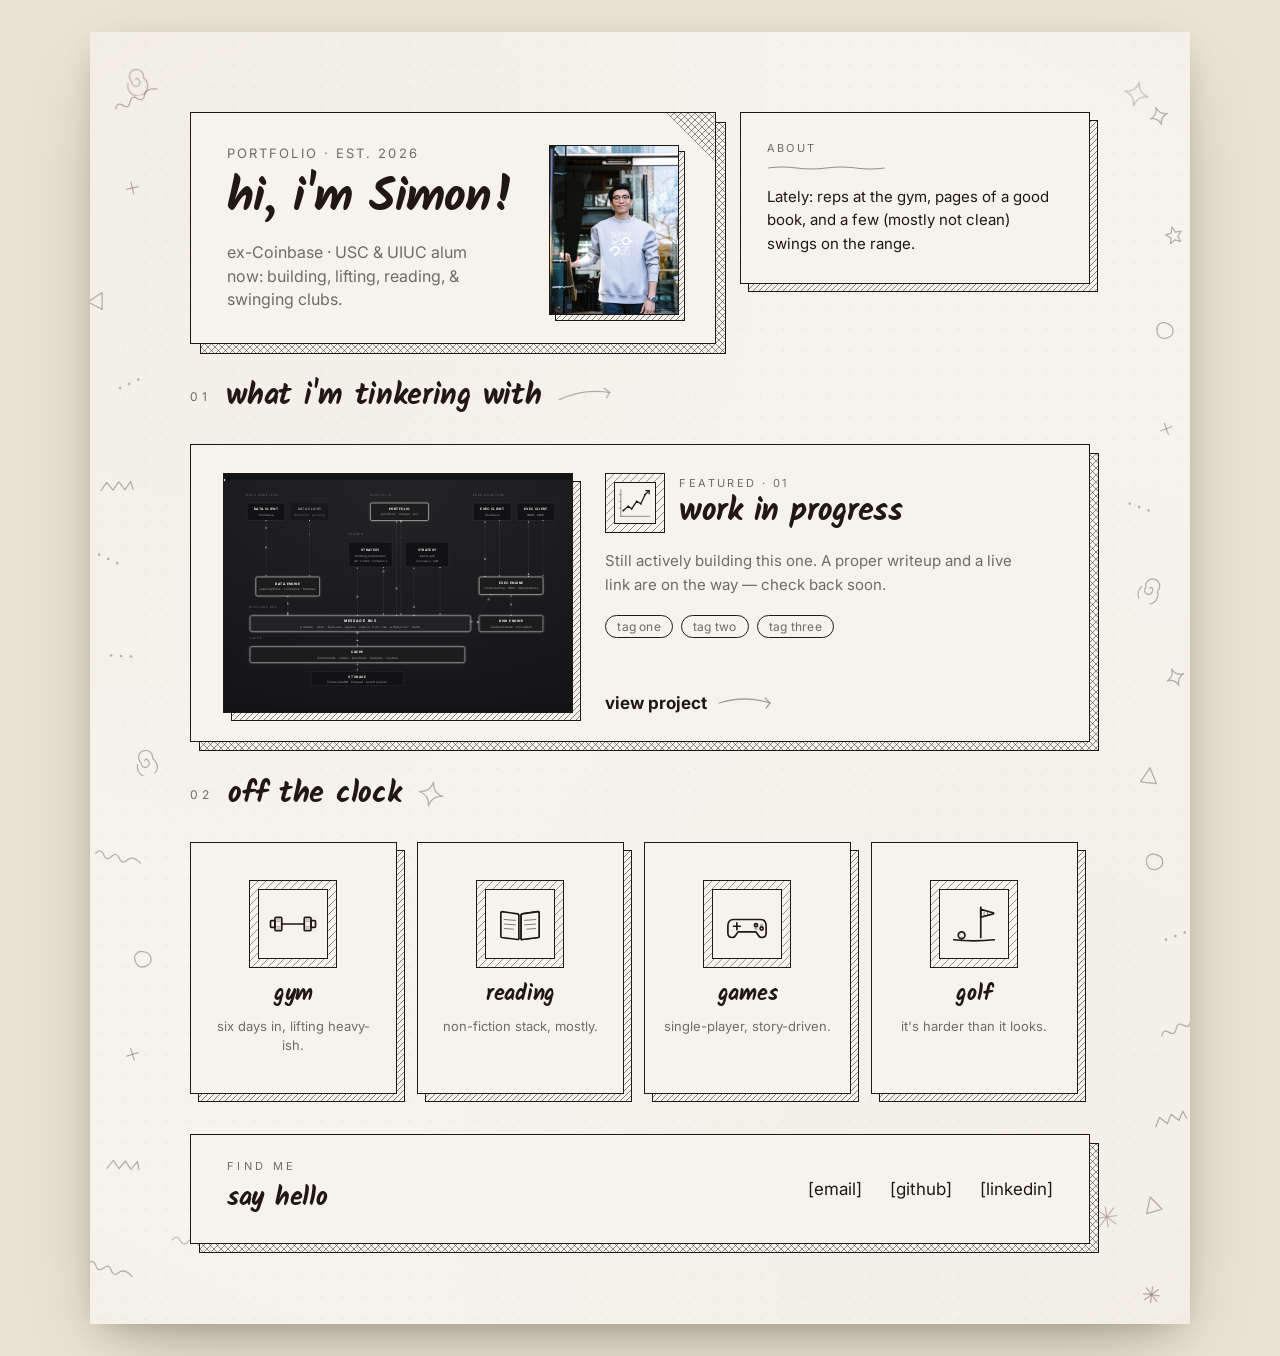
<file: index.html>
<!DOCTYPE html>
<html lang="en">
<head>
  <meta charset="UTF-8" />
  <meta name="viewport" content="width=device-width, initial-scale=1.0" />
  <title>Simon · Portfolio</title>
  <meta name="description" content="Personal portfolio of Simon — projects, hobbies, and how to get in touch." />

  <link rel="preconnect" href="https://fonts.googleapis.com">
  <link rel="preconnect" href="https://fonts.gstatic.com" crossorigin>
  <link href="https://fonts.googleapis.com/css2?family=Inter:wght@400;500;600;700;800&family=Kalam:wght@400;700&display=swap" rel="stylesheet">

  <link rel="stylesheet" href="assets/css/tokens.css" />
  <link rel="stylesheet" href="assets/css/base.css" />
  <link rel="stylesheet" href="assets/css/layout.css" />
  <link rel="stylesheet" href="assets/css/components.css" />
  <link rel="stylesheet" href="assets/css/animations.css" />

  <script type="module" src="assets/js/main.js"></script>
</head>
<body>

  <main class="stage paper">
    <!-- Drifting margin doodles (populated by main.js) -->
    <div class="drift drift--left" data-drift="left" aria-hidden="true"></div>
    <div class="drift drift--right" data-drift="right" aria-hidden="true"></div>

    <!-- Floating corner doodles (populated by main.js) -->
    <div class="float-doodle float-doodle--tl" data-float="tl" aria-hidden="true"></div>
    <div class="float-doodle float-doodle--tr" data-float="tr" aria-hidden="true"></div>
    <div class="float-doodle float-doodle--bl" data-float="bl" aria-hidden="true"></div>
    <div class="float-doodle float-doodle--br" data-float="br" aria-hidden="true"></div>

    <div class="content">

      <!-- ── Hero ─────────────────────────────────────────────── -->
      <section class="hero frame frame--cross" style="--hatch-offset: 10px;">
        <div class="frame__shadow" aria-hidden="true"></div>
        <div class="frame__body">
          <div class="frame__corner frame__corner--tr" aria-hidden="true"></div>
          <div class="hero__body">
            <div class="hero__text">
              <div class="hero__eyebrow">Portfolio · est. 2026</div>
              <h1 class="hero__title hand">
                hi, i'm
                <span class="underline">Simon<svg class="underline__svg" aria-hidden="true" viewBox="0 0 100 9" preserveAspectRatio="none"><path d="M 1 5 Q 14 2, 28 4.5 Q 42 7, 56 4 Q 70 1.5, 84 5 Q 92 6.5, 99 4" fill="none" stroke="#1f1814" stroke-width="1.7" stroke-linecap="round"/></svg></span>!
              </h1>
              <p class="hero__bio">
                ex-Coinbase · USC &amp; UIUC alum<br />
                now: building, lifting, reading, &amp; swinging clubs.
              </p>
            </div>
            <div class="hero__photo">
              <div class="hero__photo-shadow" aria-hidden="true"></div>
              <div class="hero__photo-frame">
                <img class="hero__photo-img" src="assets/img/photo.jpg" alt="Simon Chan" />
              </div>
            </div>
          </div>
        </div>
      </section>

      <!-- ── About ────────────────────────────────────────────── -->
      <aside class="about frame">
        <div class="frame__shadow" aria-hidden="true"></div>
        <div class="frame__body">
          <div class="about__body">
            <div class="eyebrow">about</div>
            <svg class="sketch-rule about__rule" aria-hidden="true" viewBox="0 0 200 6" preserveAspectRatio="none"><path d="M 2 3 Q 25 1, 50 3 T 100 3 T 150 3 T 198 3" fill="none" stroke="rgba(31,24,20,0.45)" stroke-width="1.2" stroke-linecap="round"/></svg>
            <p class="about__text">
              Lately: reps at the gym, pages of a good book, and a few (mostly not clean) swings on the range.
            </p>
          </div>
        </div>
      </aside>

      <!-- ── Projects ─────────────────────────────────────────── -->
      <section class="section section--projects">
        <header class="section-head">
          <span class="section-head__num">01</span>
          <h2 class="section-head__title hand">
            <span class="underline">what i'm tinkering with<svg class="underline__svg" aria-hidden="true" viewBox="0 0 100 9" preserveAspectRatio="none"><path d="M 1 5 Q 14 2, 28 4.5 Q 42 7, 56 4 Q 70 1.5, 84 5 Q 92 6.5, 99 4" fill="none" stroke="#1f1814" stroke-width="1.7" stroke-linecap="round"/></svg></span>
          </h2>
          <span class="section-head__doodle section-head__doodle--rotL" data-doodle="arrow" aria-hidden="true"></span>
        </header>
        <!-- Featured project — the one I'm focused on right now. -->
        <article class="featured frame frame--cross" style="--hatch-offset: 9px;">
          <div class="frame__shadow" aria-hidden="true"></div>
          <div class="frame__body">
            <div class="featured__body">
              <div class="featured__visual">
                <div class="featured__shot-shadow" aria-hidden="true"></div>
                <div class="featured__shot featured__shot--diagram">
                  <object
                    class="featured__diagram"
                    type="image/svg+xml"
                    data="assets/diagrams/s11-architecture.svg"
                    aria-label="S11 Quant system architecture — animated data-flow diagram">
                  </object>
                </div>
              </div>
              <div class="featured__content">
                <div class="featured__head">
                  <div class="icon-box icon-box--sm">
                    <div class="icon-box__inset" data-icon="stock" data-icon-size="42"></div>
                  </div>
                  <div>
                    <div class="eyebrow">featured · 01</div>
                    <h3 class="featured__title hand">
                      <a class="underline" href="architecture.html">work in progress<svg class="underline__svg" aria-hidden="true" viewBox="0 0 100 9" preserveAspectRatio="none"><path d="M 1 5 Q 14 2, 28 4.5 Q 42 7, 56 4 Q 70 1.5, 84 5 Q 92 6.5, 99 4" fill="none" stroke="#1f1814" stroke-width="1.7" stroke-linecap="round"/></svg></a>
                    </h3>
                  </div>
                </div>
                <p class="featured__desc">
                  Still actively building this one. A proper writeup and a live link
                  are on the way — check back soon.
                </p>
                <ul class="featured__tags">
                  <li class="featured__tag">tag one</li>
                  <li class="featured__tag">tag two</li>
                  <li class="featured__tag">tag three</li>
                </ul>
                <a class="featured__cta" href="architecture.html">
                  <span class="underline">view project<svg class="underline__svg" aria-hidden="true" viewBox="0 0 100 9" preserveAspectRatio="none"><path d="M 1 5 Q 14 2, 28 4.5 Q 42 7, 56 4 Q 70 1.5, 84 5 Q 92 6.5, 99 4" fill="none" stroke="#1f1814" stroke-width="1.7" stroke-linecap="round"/></svg></span>
                  <span class="featured__cta-arrow" data-doodle="arrow" aria-hidden="true"></span>
                </a>
              </div>
            </div>
          </div>
        </article>

        <!-- More projects, parked for later. Uncomment the grid to show them as small cards. -->
        <!--
        <div class="card-grid">
          <article class="card frame">
            <div class="frame__shadow" aria-hidden="true"></div>
            <div class="frame__body">
              <div class="card__body">
                <div class="card__head"><span class="eyebrow">proj · B</span></div>
                <div class="card__icon-wrap">
                  <div class="icon-box icon-box--lg">
                    <div class="icon-box__inset" data-icon="stack" data-icon-size="70"></div>
                  </div>
                </div>
                <div>
                  <div class="card__label hand">
                    <span class="underline">[project two]<svg class="underline__svg" aria-hidden="true" viewBox="0 0 100 9" preserveAspectRatio="none"><path d="M 1 5 Q 14 2, 28 4.5 Q 42 7, 56 4 Q 70 1.5, 84 5 Q 92 6.5, 99 4" fill="none" stroke="#1f1814" stroke-width="1.7" stroke-linecap="round"/></svg></span>
                  </div>
                  <div class="card__note">placeholder · swap me</div>
                </div>
              </div>
            </div>
          </article>

          <article class="card frame">
            <div class="frame__shadow" aria-hidden="true"></div>
            <div class="frame__body">
              <div class="card__body">
                <div class="card__head"><span class="eyebrow">proj · C</span></div>
                <div class="card__icon-wrap">
                  <div class="icon-box icon-box--lg">
                    <div class="icon-box__inset" data-icon="waveform" data-icon-size="70"></div>
                  </div>
                </div>
                <div>
                  <div class="card__label hand">
                    <span class="underline">[project three]<svg class="underline__svg" aria-hidden="true" viewBox="0 0 100 9" preserveAspectRatio="none"><path d="M 1 5 Q 14 2, 28 4.5 Q 42 7, 56 4 Q 70 1.5, 84 5 Q 92 6.5, 99 4" fill="none" stroke="#1f1814" stroke-width="1.7" stroke-linecap="round"/></svg></span>
                  </div>
                  <div class="card__note">placeholder · swap me</div>
                </div>
              </div>
            </div>
          </article>

          <article class="card frame">
            <div class="frame__shadow" aria-hidden="true"></div>
            <div class="frame__body">
              <div class="card__body">
                <div class="card__head"><span class="eyebrow">proj · D</span></div>
                <div class="card__icon-wrap">
                  <div class="icon-box icon-box--lg">
                    <div class="icon-box__inset" data-icon="compass" data-icon-size="70"></div>
                  </div>
                </div>
                <div>
                  <div class="card__label hand">
                    <span class="underline">[project four]<svg class="underline__svg" aria-hidden="true" viewBox="0 0 100 9" preserveAspectRatio="none"><path d="M 1 5 Q 14 2, 28 4.5 Q 42 7, 56 4 Q 70 1.5, 84 5 Q 92 6.5, 99 4" fill="none" stroke="#1f1814" stroke-width="1.7" stroke-linecap="round"/></svg></span>
                  </div>
                  <div class="card__note">placeholder · swap me</div>
                </div>
              </div>
            </div>
          </article>
        </div>
        -->

      </section>

      <!-- ── Hobbies ──────────────────────────────────────────── -->
      <section class="section section--hobbies">
        <header class="section-head">
          <span class="section-head__num">02</span>
          <h2 class="section-head__title hand">
            <span class="underline">off the clock<svg class="underline__svg" aria-hidden="true" viewBox="0 0 100 9" preserveAspectRatio="none"><path d="M 1 5 Q 14 2, 28 4.5 Q 42 7, 56 4 Q 70 1.5, 84 5 Q 92 6.5, 99 4" fill="none" stroke="#1f1814" stroke-width="1.7" stroke-linecap="round"/></svg></span>
          </h2>
          <span class="section-head__doodle section-head__doodle--rotR" data-doodle="sparkle" aria-hidden="true"></span>
        </header>
        <div class="card-grid">

          <article class="card card--hobby frame">
            <div class="frame__shadow" aria-hidden="true"></div>
            <div class="frame__body">
              <div class="card__body">
                <div class="icon-box icon-box--md">
                  <div class="icon-box__inset" data-icon="dumbbell" data-icon-size="54"></div>
                </div>
                <div class="card__label hand">
                  <span class="underline">gym<svg class="underline__svg" aria-hidden="true" viewBox="0 0 100 9" preserveAspectRatio="none"><path d="M 1 5 Q 14 2, 28 4.5 Q 42 7, 56 4 Q 70 1.5, 84 5 Q 92 6.5, 99 4" fill="none" stroke="#1f1814" stroke-width="1.7" stroke-linecap="round"/></svg></span>
                </div>
                <div class="card__note">six days in, lifting heavy-ish.</div>
              </div>
            </div>
          </article>

          <article class="card card--hobby frame">
            <div class="frame__shadow" aria-hidden="true"></div>
            <div class="frame__body">
              <div class="card__body">
                <div class="icon-box icon-box--md">
                  <div class="icon-box__inset" data-icon="book" data-icon-size="54"></div>
                </div>
                <div class="card__label hand">
                  <span class="underline">reading<svg class="underline__svg" aria-hidden="true" viewBox="0 0 100 9" preserveAspectRatio="none"><path d="M 1 5 Q 14 2, 28 4.5 Q 42 7, 56 4 Q 70 1.5, 84 5 Q 92 6.5, 99 4" fill="none" stroke="#1f1814" stroke-width="1.7" stroke-linecap="round"/></svg></span>
                </div>
                <div class="card__note">non-fiction stack, mostly.</div>
              </div>
            </div>
          </article>

          <article class="card card--hobby frame">
            <div class="frame__shadow" aria-hidden="true"></div>
            <div class="frame__body">
              <div class="card__body">
                <div class="icon-box icon-box--md">
                  <div class="icon-box__inset" data-icon="controller" data-icon-size="54"></div>
                </div>
                <div class="card__label hand">
                  <span class="underline">games<svg class="underline__svg" aria-hidden="true" viewBox="0 0 100 9" preserveAspectRatio="none"><path d="M 1 5 Q 14 2, 28 4.5 Q 42 7, 56 4 Q 70 1.5, 84 5 Q 92 6.5, 99 4" fill="none" stroke="#1f1814" stroke-width="1.7" stroke-linecap="round"/></svg></span>
                </div>
                <div class="card__note">single-player, story-driven.</div>
              </div>
            </div>
          </article>

          <article class="card card--hobby frame">
            <div class="frame__shadow" aria-hidden="true"></div>
            <div class="frame__body">
              <div class="card__body">
                <div class="icon-box icon-box--md">
                  <div class="icon-box__inset" data-icon="golf" data-icon-size="54"></div>
                </div>
                <div class="card__label hand">
                  <span class="underline">golf<svg class="underline__svg" aria-hidden="true" viewBox="0 0 100 9" preserveAspectRatio="none"><path d="M 1 5 Q 14 2, 28 4.5 Q 42 7, 56 4 Q 70 1.5, 84 5 Q 92 6.5, 99 4" fill="none" stroke="#1f1814" stroke-width="1.7" stroke-linecap="round"/></svg></span>
                </div>
                <div class="card__note">it's harder than it looks.</div>
              </div>
            </div>
          </article>

        </div>
      </section>

      <!-- ── Contact ──────────────────────────────────────────── -->
      <section class="contact frame frame--cross" style="--hatch-offset: 9px;">
        <div class="frame__shadow" aria-hidden="true"></div>
        <div class="frame__body">
          <div class="contact__body">
            <div>
              <div class="contact__lead-eyebrow">find me</div>
              <div class="contact__lead hand">say hello</div>
            </div>
            <nav class="contact__links" aria-label="Contact links">
              <a href="mailto:simon.chan@alumni.usc.edu" class="underline">[email]<svg class="underline__svg" aria-hidden="true" viewBox="0 0 100 9" preserveAspectRatio="none"><path d="M 1 5 Q 14 2, 28 4.5 Q 42 7, 56 4 Q 70 1.5, 84 5 Q 92 6.5, 99 4" fill="none" stroke="#1f1814" stroke-width="1.7" stroke-linecap="round"/></svg></a>
              <a href="https://github.com/11Simon15" class="underline" target="_blank" rel="noopener">[github]<svg class="underline__svg" aria-hidden="true" viewBox="0 0 100 9" preserveAspectRatio="none"><path d="M 1 5 Q 14 2, 28 4.5 Q 42 7, 56 4 Q 70 1.5, 84 5 Q 92 6.5, 99 4" fill="none" stroke="#1f1814" stroke-width="1.7" stroke-linecap="round"/></svg></a>
              <a href="https://www.linkedin.com/in/simonchan92/" class="underline" target="_blank" rel="noopener">[linkedin]<svg class="underline__svg" aria-hidden="true" viewBox="0 0 100 9" preserveAspectRatio="none"><path d="M 1 5 Q 14 2, 28 4.5 Q 42 7, 56 4 Q 70 1.5, 84 5 Q 92 6.5, 99 4" fill="none" stroke="#1f1814" stroke-width="1.7" stroke-linecap="round"/></svg></a>
<!-- No Twitter/X for now — uncomment to re-add:
              <a href="https://x.com/" class="underline" target="_blank" rel="noopener">[twitter]<svg class="underline__svg" aria-hidden="true" viewBox="0 0 100 9" preserveAspectRatio="none"><path d="M 1 5 Q 14 2, 28 4.5 Q 42 7, 56 4 Q 70 1.5, 84 5 Q 92 6.5, 99 4" fill="none" stroke="#1f1814" stroke-width="1.7" stroke-linecap="round"/></svg></a>
              -->
            </nav>
          </div>
        </div>
      </section>

    </div>
  </main>

</body>
</html>
</file>
<file: assets/css/tokens.css>
:root {
  --ink: #1f1814;
  --ink-soft: rgba(31, 24, 20, 0.62);
  --ink-faint: rgba(31, 24, 20, 0.32);
  --paper: #f6f3ec;
  --paper-deep: #ece6d6;
  --paper-shell: #e8e3d4;

  --font-sans: 'Inter', system-ui, -apple-system, sans-serif;
  --font-hand: 'Kalam', cursive;

  --stage-width: 1100px;
  --content-margin: 100px;
  --card-width: 210px;
  --gap: 20px;

  --radius-tight: 1px;
  --border-strong: 1.6px solid var(--ink);
  --border-medium: 1.4px solid var(--ink);
  --border-thin: 1.3px solid var(--ink);

  --shadow-stage:
    0 30px 80px -30px rgba(40, 30, 15, 0.35),
    0 10px 30px -10px rgba(40, 30, 15, 0.25);

  --anim-icon: 2.6s;
  --anim-pulse: 1.5s;
  --anim-underline: 0.55s;
  --anim-drift-left: 140s;
  --anim-drift-right: 170s;

  --hatch-diag: url("data:image/svg+xml;utf8,<svg xmlns='http://www.w3.org/2000/svg' width='6' height='6'><line x1='0' y1='6' x2='6' y2='0' stroke='%231f1814' stroke-width='0.55'/></svg>");
  --hatch-cross: url("data:image/svg+xml;utf8,<svg xmlns='http://www.w3.org/2000/svg' width='7' height='7'><line x1='0' y1='7' x2='7' y2='0' stroke='%231f1814' stroke-width='0.5'/><line x1='0' y1='0' x2='7' y2='7' stroke='%231f1814' stroke-width='0.5'/></svg>");
  --hatch-soft: url("data:image/svg+xml;utf8,<svg xmlns='http://www.w3.org/2000/svg' width='8' height='8'><line x1='0' y1='8' x2='8' y2='0' stroke='%231f1814' stroke-width='0.45'/></svg>");
}
</file>
<file: assets/css/base.css>
*,
*::before,
*::after {
  box-sizing: border-box;
}

html,
body {
  margin: 0;
  padding: 0;
  min-height: 100%;
}

html {
  background: var(--paper-shell);
  font-family: var(--font-sans);
  color: var(--ink);
  -webkit-font-smoothing: antialiased;
  -moz-osx-font-smoothing: grayscale;
}

body {
  display: flex;
  justify-content: center;
  padding: 32px 16px;
}

h1, h2, h3, h4, p {
  margin: 0;
}

a {
  color: inherit;
  text-decoration: none;
}

.paper {
  position: relative;
  background-color: var(--paper);
  background-image:
    radial-gradient(rgba(70, 55, 30, 0.04) 0.9px, transparent 1.3px),
    radial-gradient(rgba(70, 55, 30, 0.022) 0.7px, transparent 1.0px),
    radial-gradient(at 12% 8%, rgba(150, 130, 80, 0.035), transparent 45%),
    radial-gradient(at 88% 92%, rgba(150, 130, 80, 0.03), transparent 50%);
  background-size: 22px 22px, 47px 47px, 100% 100%, 100% 100%;
  background-position: 0 0, 11px 11px, 0 0, 0 0;
}

.paper::before {
  content: '';
  position: absolute;
  inset: 0;
  pointer-events: none;
  background: radial-gradient(120% 80% at 50% 50%, transparent 65%, rgba(100, 80, 40, 0.05) 100%);
  z-index: 0;
}

.eyebrow {
  font-size: 11px;
  letter-spacing: 0.22em;
  text-transform: uppercase;
  color: var(--ink-soft);
}

.eyebrow--wide {
  letter-spacing: 0.3em;
}

.hand {
  font-family: var(--font-hand);
  letter-spacing: -0.01em;
}

.muted {
  color: var(--ink-soft);
}
</file>
<file: assets/css/layout.css>
.stage {
  width: min(var(--stage-width), 100%);
  position: relative;
  overflow: hidden;
  padding: 80px clamp(24px, 9vw, 100px) 80px;
  box-shadow: var(--shadow-stage);
}

.content {
  position: relative;
  z-index: 2;
  display: grid;
  grid-template-columns: minmax(0, 3fr) minmax(0, 2fr);
  align-items: start;
  gap: 28px 24px;
}

/* Allow grid items to shrink below their content's min-width */
.content > * { min-width: 0; }

.content > .hero        { grid-column: 1 / 2; }
.content > .about       { grid-column: 2 / 3; align-self: start; }
.content > .section--projects,
.content > .section--hobbies,
.content > .contact     { grid-column: 1 / -1; }

.section-head {
  display: flex;
  align-items: center;
  gap: 16px;
  margin-bottom: 24px;
}

.section-head__num {
  font-size: 12px;
  letter-spacing: 0.3em;
  text-transform: uppercase;
  color: var(--ink-soft);
}

.section-head__title {
  font-size: clamp(22px, 2.8vw, 30px);
  font-weight: 700;
  letter-spacing: -0.01em;
}

.section-head__doodle {
  display: inline-flex;
  opacity: 0.5;
}

.section-head__doodle--rotL { transform: rotate(-8deg); }
.section-head__doodle--rotR { transform: rotate(12deg); }

.card-grid {
  display: grid;
  grid-template-columns: repeat(4, minmax(0, 1fr));
  gap: var(--gap);
  /* give cards room for the frame shadow on right/bottom */
  padding-right: 12px;
  padding-bottom: 12px;
}

/* ── Responsive ─────────────────────────────────────────────────────────── */
/* Below ~960px the hero text column gets too narrow for the side-by-side
   hero+about layout — stack to single column instead. */
@media (max-width: 960px) {
  .stage {
    padding: 56px clamp(16px, 5vw, 64px) 60px;
  }
  .content {
    grid-template-columns: 1fr;
  }
  .content > .hero,
  .content > .about {
    grid-column: 1 / -1;
  }
  .card-grid {
    grid-template-columns: repeat(2, 1fr);
  }
}

@media (max-width: 480px) {
  .card-grid {
    grid-template-columns: 1fr 1fr;
  }
}
</file>
<file: assets/css/components.css>
/* ── HatchedFrame ──────────────────────────────────────────────────────── */
.frame {
  position: relative;
  display: flex;
  flex-direction: column;
}

/* Shadow is same size as body, shifted down-right by the offset.
   Using negative right/bottom so it matches body width/height exactly. */
.frame__shadow {
  position: absolute;
  top: var(--hatch-offset, 8px);
  left: var(--hatch-offset, 8px);
  right: calc(-1 * var(--hatch-offset, 8px));
  bottom: calc(-1 * var(--hatch-offset, 8px));
  background-color: var(--paper);
  background-image: var(--hatch-pattern, var(--hatch-diag));
  border: var(--border-thin);
  z-index: 0;
  pointer-events: none;
}

.frame__body {
  position: relative;
  background: var(--paper);
  border: var(--border-strong);
  z-index: 1;
  overflow: hidden;
  flex: 1;
  min-height: 0;
}

.frame--cross .frame__shadow {
  background-image: var(--hatch-cross);
}

/* Hatched corner ornament */
.frame__corner {
  position: absolute;
  width: 48px;
  height: 48px;
  background-image: var(--hatch-cross);
  pointer-events: none;
}

.frame__corner--tr {
  top: 0;
  right: 0;
  clip-path: polygon(100% 0, 0 0, 100% 100%);
}

/* ── Hero ──────────────────────────────────────────────────────────────── */
.hero__body {
  display: flex;
  gap: 22px;
  padding: 32px 36px 28px;
}

.hero__text {
  flex: 1;
  min-width: 0;
}

.hero__eyebrow {
  font-size: 13px;
  letter-spacing: 0.16em;
  text-transform: uppercase;
  color: var(--ink-soft);
  margin-bottom: 12px;
}

.hero__title {
  font-size: clamp(28px, 3.8vw, 48px);
  line-height: 1.05;
  font-weight: 800;
  letter-spacing: -0.02em;
}

.hero__bio {
  margin-top: 18px;
  font-size: 16px;
  line-height: 1.45;
  color: var(--ink-soft);
}

.hero__photo {
  flex: 0 0 auto;
  align-self: center;
  position: relative;
  width: 130px;
  height: 170px;
}

.hero__photo-shadow {
  position: absolute;
  top: 6px;
  left: 6px;
  width: 100%;
  height: 100%;
  background-image: var(--hatch-diag);
  background-color: var(--paper);
  border: var(--border-thin);
}

.hero__photo-frame {
  position: absolute;
  inset: 0;
  border: 1.5px solid var(--ink);
  background: var(--paper);
  overflow: hidden;
  z-index: 1;
}

.hero__photo-img {
  display: block;
  width: 100%;
  height: 100%;
  object-fit: cover;
}

@media (max-width: 720px) {
  .hero__body { flex-direction: column-reverse; align-items: center; text-align: center; }
  .hero__photo { align-self: center; }
}

/* ── About note ────────────────────────────────────────────────────────── */
.about__body {
  padding: 28px 26px;
}

.about__rule {
  margin: 10px 0 14px;
}

.about__text {
  font-size: 15px;
  line-height: 1.55;
  overflow-wrap: break-word;
}

/* ── Cards ─────────────────────────────────────────────────────────────── */
.card {
  cursor: pointer;
  transition: transform 0.25s ease-out;
  transform-origin: center;
}

.card:hover {
  animation: pulse var(--anim-pulse) ease-in-out infinite;
}

.card__body {
  padding: 20px 18px 18px;
  display: flex;
  flex-direction: column;
  height: 100%;
  min-height: 295px;
}

.card__head {
  display: flex;
  justify-content: space-between;
  align-items: flex-start;
}

.card__icon-wrap {
  flex: 1;
  display: flex;
  align-items: center;
  justify-content: center;
  margin: 6px 0;
}

.card__label {
  font-size: 18px;
  font-weight: 700;
  letter-spacing: -0.01em;
  line-height: 1.2;
}

.card__note {
  font-size: 12px;
  color: var(--ink-soft);
  margin-top: 6px;
  line-height: 1.4;
}

.card--hobby .card__body {
  align-items: center;
  justify-content: center;
  text-align: center;
  min-height: 250px;
  padding: 22px 18px;
}

.card--hobby .card__label {
  margin-top: 14px;
  font-size: 22px;
}

.card--hobby .card__note {
  font-size: 13px;
  margin-top: 8px;
  line-height: 1.5;
  /* Reserve two lines so every card's content block is the same height —
     keeps the icon boxes aligned across the row regardless of note length. */
  min-height: 3em;
}

/* Narrow screens wrap notes to three lines; reserve accordingly. */
@media (max-width: 560px) {
  .card--hobby .card__note {
    min-height: 4.5em;
  }
}

/* ── HatchedIconBox ────────────────────────────────────────────────────── */
.icon-box {
  position: relative;
  display: flex;
  align-items: center;
  justify-content: center;
  border: var(--border-medium);
  background-image: var(--hatch-soft);
  background-color: var(--paper);
}

.icon-box--lg { width: 110px; height: 110px; }
.icon-box--md { width: 88px; height: 88px; }
.icon-box--sm { width: 60px; height: 60px; flex: 0 0 auto; }

.icon-box__inset {
  position: absolute;
  inset: 8px;
  background: var(--paper);
  border: 1px solid var(--ink);
  display: flex;
  align-items: center;
  justify-content: center;
}

/* ── Contact ───────────────────────────────────────────────────────────── */
.contact__body {
  padding: 24px 36px;
  display: flex;
  gap: 32px;
  align-items: center;
  flex-wrap: wrap;
}

.contact__lead-eyebrow {
  font-size: 11px;
  letter-spacing: 0.3em;
  text-transform: uppercase;
  color: var(--ink-soft);
  margin-bottom: 4px;
}

.contact__lead {
  font-size: 26px;
  font-weight: 700;
  letter-spacing: -0.01em;
  display: flex;
  align-items: center;
  gap: 12px;
}

.contact__links {
  display: flex;
  gap: 28px;
  flex: 1;
  justify-content: flex-end;
  flex-wrap: wrap;
  font-size: 17px;
}

/* ── Sketched underline ───────────────────────────────────────────────── */
.underline {
  position: relative;
  display: inline-block;
  cursor: pointer;
}

.underline__svg {
  position: absolute;
  left: -3%;
  right: -3%;
  bottom: -7px;
  width: 106%;
  height: 9px;
  overflow: visible;
  pointer-events: none;
}

.underline__svg path {
  stroke-dasharray: 110;
  stroke-dashoffset: 110;
  transition: stroke-dashoffset var(--anim-underline) cubic-bezier(0.45, 0.05, 0.2, 1);
}

.underline:hover .underline__svg path,
.underline:focus-visible .underline__svg path,
.card:hover .underline__svg path,
.featured:hover .underline__svg path {
  stroke-dashoffset: 0;
}

/* ── Sketched rule ────────────────────────────────────────────────────── */
.sketch-rule {
  display: block;
  height: 6px;
  width: 40%;
}

/* ── Floating doodles ─────────────────────────────────────────────────── */
.float-doodle {
  position: absolute;
  z-index: 1;
  opacity: 0.45;
  pointer-events: none;
}

.float-doodle--tl { top: 32px; left: 30px; transform: rotate(-10deg); }
.float-doodle--tr { top: 48px; right: 40px; transform: rotate(14deg); opacity: 0.4; }
.float-doodle--bl { bottom: 70px; left: 80px; transform: rotate(6deg); opacity: 0.4; }
.float-doodle--br { bottom: 90px; right: 70px; transform: rotate(-8deg); opacity: 0.4; }

/* ── Margin doodle drift ──────────────────────────────────────────────── */
.drift {
  position: absolute;
  top: 0;
  bottom: 0;
  width: 70px;
  overflow: hidden;
  pointer-events: none;
  opacity: 0.5;
  z-index: 1;
}

.drift--left  { left: 0; }
.drift--right { right: 0; }

.drift__strip {
  position: absolute;
  inset: 0 0 auto 0;
  will-change: transform;
}

.drift--left .drift__strip  { animation: drift-down var(--anim-drift-left) linear infinite; }
.drift--right .drift__strip { animation: drift-up var(--anim-drift-right) linear infinite; }

.drift__item {
  display: flex;
  justify-content: center;
}

@media (max-width: 720px) {
  .drift { display: none; }
}

/* ── Featured project ─────────────────────────────────────────────────── */
.featured__body {
  display: flex;
  gap: 32px;
  padding: 28px 32px;
  align-items: stretch;
}

.featured__visual {
  flex: 0 0 42%;
  position: relative;
  min-height: 240px;
}

.featured__shot-shadow {
  position: absolute;
  top: 8px;
  left: 8px;
  width: 100%;
  height: 100%;
  background-image: var(--hatch-diag);
  background-color: var(--paper);
  border: var(--border-thin);
}

.featured__shot {
  position: absolute;
  inset: 0;
  z-index: 1;
  border: 1.5px solid var(--ink);
  background: var(--paper);
  overflow: hidden;
}

/* When the screenshot slot holds the dark animated architecture diagram,
   give it a dark backdrop so letterbox margins read as part of the panel. */
.featured__shot--diagram {
  background: #131315;
}

.featured__diagram {
  display: block;
  width: 100%;
  height: 100%;
  border: 0;
  pointer-events: none;
}

.featured__content {
  flex: 1;
  min-width: 0;
  display: flex;
  flex-direction: column;
}

.featured__head {
  display: flex;
  align-items: center;
  gap: 14px;
}

.featured__title {
  font-size: clamp(22px, 2.8vw, 32px);
  font-weight: 800;
  letter-spacing: -0.02em;
  line-height: 1.1;
  margin-top: 4px;
}

.featured__desc {
  font-size: 15px;
  line-height: 1.6;
  color: var(--ink-soft);
  margin-top: 16px;
  max-width: 48ch;
}

.featured__tags {
  list-style: none;
  margin: 18px 0 0;
  padding: 0;
  display: flex;
  flex-wrap: wrap;
  gap: 8px;
}

.featured__tag {
  font-size: 12px;
  letter-spacing: 0.02em;
  padding: 3px 11px;
  border: 1.2px solid var(--ink);
  border-radius: 999px;
  color: var(--ink-soft);
}

.featured__cta {
  margin-top: auto;
  padding-top: 22px;
  display: inline-flex;
  align-items: center;
  gap: 10px;
  width: fit-content;
  font-size: 17px;
  font-weight: 700;
}

.featured__cta-arrow {
  display: inline-flex;
  opacity: 0.6;
  transition: transform 0.25s ease-out;
}

.featured__cta:hover .featured__cta-arrow {
  transform: translateX(4px);
}

@media (max-width: 720px) {
  .featured__body { flex-direction: column; gap: 22px; padding: 24px; }
  .featured__visual { flex: none; width: 100%; min-height: 200px; }
}
</file>
<file: assets/css/animations.css>
/* ── Card pulse ───────────────────────────────────────────────────────── */
@keyframes pulse {
  0%, 100% { transform: scale(1); }
  50%      { transform: scale(1.025); }
}

/* ── Drift loops — translateY -50% is exactly one strip height,
   so when the loop restarts the visible content is byte-identical. ── */
@keyframes drift-down {
  from { transform: translate3d(0, -50%, 0); }
  to   { transform: translate3d(0, 0, 0); }
}

@keyframes drift-up {
  from { transform: translate3d(0, 0, 0); }
  to   { transform: translate3d(0, -50%, 0); }
}

/* ── Golf ball roll-to-flag ──────────────────────────────────────────── */
@keyframes golf-roll {
  0%   { transform: translateX(0); opacity: 1; }
  65%  { transform: translateX(calc(var(--golf-icon-size, 48px) * 15 / 48)); opacity: 1; }
  78%  { transform: translateX(calc(var(--golf-icon-size, 48px) * 15 / 48)); opacity: 0; }
  82%  { transform: translateX(0); opacity: 0; }
  100% { transform: translateX(0); opacity: 1; }
}

.icon-golf { cursor: pointer; }

.icon-golf:hover .golf-ball,
.card:hover .icon-golf .golf-ball {
  animation: golf-roll var(--anim-icon) ease-out infinite;
}

/* ── Stock graph: line draws in, dots + arrow fade in, then resets ──── */
.icon-stock .stock-line { stroke-dasharray: 100; }

.icon-stock:hover .stock-line,
.card:hover .icon-stock .stock-line {
  animation: stock-line var(--anim-icon) ease-out infinite;
}

.icon-stock:hover .stock-arrow,
.icon-stock:hover .stock-dots,
.card:hover .icon-stock .stock-arrow,
.card:hover .icon-stock .stock-dots,
.featured:hover .icon-stock .stock-arrow,
.featured:hover .icon-stock .stock-dots {
  animation: stock-trail var(--anim-icon) ease-out infinite;
}

/* Featured card: draw the trend line on whole-card hover too */
.featured:hover .icon-stock .stock-line {
  animation: stock-line var(--anim-icon) ease-out infinite;
}

@keyframes stock-line {
  0%, 5%   { stroke-dashoffset: 100; opacity: 1; }
  58%      { stroke-dashoffset: 0;   opacity: 1; }
  85%      { stroke-dashoffset: 0;   opacity: 1; }
  92%      { stroke-dashoffset: 0;   opacity: 0; }
  93%      { stroke-dashoffset: 100; opacity: 0; }
  100%     { stroke-dashoffset: 100; opacity: 1; }
}

@keyframes stock-trail {
  0%, 55%  { opacity: 0; }
  66%      { opacity: 1; }
  85%      { opacity: 1; }
  95%, 100% { opacity: 0; }
}

/* ── Book page flip ──────────────────────────────────────────────────── */
.icon-book .book-page-right {
  transform-box: view-box;
  transform-origin: 50% 50%;
}

.icon-book:hover .book-page-right,
.card:hover .icon-book .book-page-right {
  animation: page-turn var(--anim-icon) ease-in-out infinite;
}

@keyframes page-turn {
  0%   { transform: scaleX(1);  opacity: 1; }
  45%  { transform: scaleX(-1); opacity: 1; }
  60%  { transform: scaleX(-1); opacity: 0; }
  61%  { transform: scaleX(1);  opacity: 0; }
  100% { transform: scaleX(1);  opacity: 1; }
}

/* ── Dumbbell pump ───────────────────────────────────────────────────── */
.icon-dumbbell .plate {
  transform-box: fill-box;
  transform-origin: center;
}

.icon-dumbbell:hover .plate,
.card:hover .icon-dumbbell .plate {
  animation: dumbbell-pump var(--anim-icon) ease-in-out infinite;
}

@keyframes dumbbell-pump {
  0%, 8%    { transform: scale(1); }
  50%       { transform: scale(1.22); }
  92%, 100% { transform: scale(1); }
}

/* ── Controller spin ─────────────────────────────────────────────────── */
.icon-controller .controller-body {
  transform-box: view-box;
  transform-origin: 50% 50%;
}

.icon-controller:hover .controller-body,
.card:hover .icon-controller .controller-body {
  animation: controller-spin var(--anim-icon) linear infinite;
}

@keyframes controller-spin {
  0%   { transform: rotate(0deg)   scale(1); }
  25%  { transform: rotate(90deg)  scale(1.05); }
  50%  { transform: rotate(180deg) scale(1.1); }
  75%  { transform: rotate(270deg) scale(1.05); }
  100% { transform: rotate(360deg) scale(1); }
}

/* ── Reduced motion ──────────────────────────────────────────────────── */
@media (prefers-reduced-motion: reduce) {
  *,
  *::before,
  *::after {
    animation-duration: 0.01ms !important;
    animation-iteration-count: 1 !important;
    transition-duration: 0.01ms !important;
  }
}
</file>
